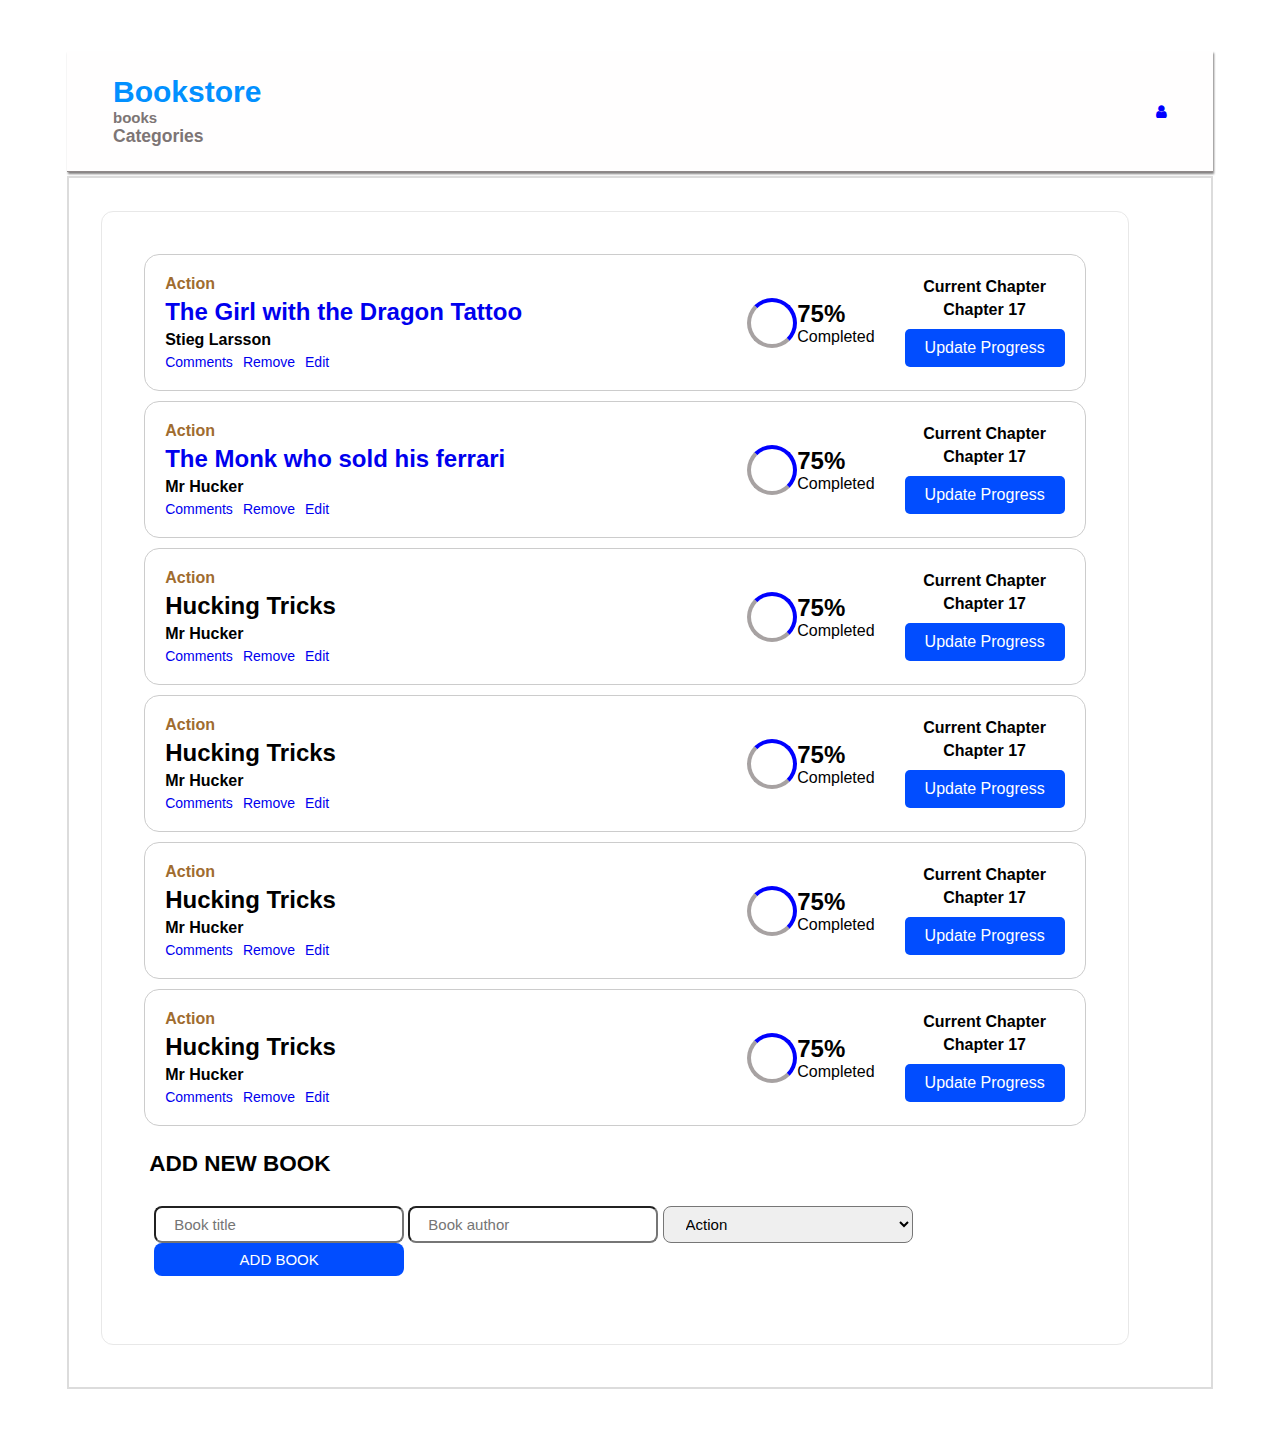
<file: index.html>
<!DOCTYPE html>
<html lang="en">
  <head>
    <meta charset="UTF-8" />
    <meta name="viewport" content="width=device-width, initial-scale=1.0" />
    <title>Bookstore</title>
    <link rel="stylesheet" href="style.css" />
    <link
      rel="stylesheet"
      href="https://cdnjs.cloudflare.com/ajax/libs/font-awesome/4.7.0/css/font-awesome.min.css"
    />
    <link rel="icon" href="logo192.png" type="image/icon type">
  </head>
  <body>
    <header class="nav-bar">
      <div class="part-one">
        
        <a href="#"><div class="logo"><h1>Bookstore</h1></div></a>
        <a href="#"><div class="categories"><h4>books</h4></div></a> 
       <a href="#"><div class="categories"><h3>Categories</h3></div></a> 
      </div>
      <div class="icon">
        <i class="fa fa-user"></i>
    </div> 
    </header>
    <div class="books-container">
      <div class="books">
        <div class="boo">
          <div class="book-info">
            <span>Action</span>
            <h6><a href="The Girl with the Dragon Tattoo ( PDFDrive ).pdf">The Girl with the Dragon Tattoo</a></h6>
            <p>Stieg Larsson
            </p>
            <ul>
              <li><a href="#">Comments</a></li>
              <li><a href="#">Remove</a></li>
              <li><a href="#">Edit</a></li>
            </ul>
          </div><div class="part-two">
          <div class="load">
            <div class="percent">
              <div class="blue"></div>
            </div>
            <div class="percentage">
              <span>75%</span>
              <h6>Completed</h6>
            </div>
          </div>
          <div class="chapter">
            <h6>Current Chapter</h6>
            <span>Chapter 17</span>
            <button type="button" class="update">Update Progress</button>
          </div></div>
        </div>
        <div class="boo">
          <div class="book-info">
            <span>Action</span>
            <a href="The Monk Who Sold His Ferrari ( PDFDrive ).pdf"><h6>The Monk who sold his ferrari</h6></a>
            <p>Mr Hucker</p>
            <ul >
              <li><a href="#">Comments</a></li>
              <li><a href="#">Remove</a></li>
              <li><a href="#">Edit</a></li>
            </ul>
          </div><div class="part-two">
          <div class="load">
            <div class="percent">
              <div class="blue"></div>
            </div>
            <div class="percentage">
              <span>75%</span>
              <h6>Completed</h6>
            </div>
          </div>
          <div class="chapter">
            <h6>Current Chapter</h6>
            <span>Chapter 17</span>
            <button type="button" class="update">Update Progress</button>
          </div></div>
        </div>
        <div class="boo">
          <div class="book-info">
            <span>Action</span>
            <h6>Hucking Tricks</h6>
            <p>Mr Hucker</p>
            <ul>
              <li><a href="#">Comments</a></li>
              <li><a href="#">Remove</a></li>
              <li><a href="#">Edit</a></li>
            </ul>
          </div><div class="part-two">
          <div class="load">
            <div class="percent">
              <div class="blue"></div>
            </div>
            <div class="percentage">
              <span>75%</span>
              <h6>Completed</h6>
            </div>
          </div>
          <div class="chapter">
            <h6>Current Chapter</h6>
            <span>Chapter 17</span>
            <button type="button" class="update">Update Progress</button>
          </div></div>
        </div>
        <div class="boo">
          <div class="book-info">
            <span>Action</span>
            <h6>Hucking Tricks</h6>
            <p>Mr Hucker</p>
            <ul>
              <li><a href="#">Comments</a></li>
              <li><a href="#">Remove</a></li>
              <li><a href="#">Edit</a></li>
            </ul>
          </div><div class="part-two">
          <div class="load">
            <div class="percent">
              <div class="blue"></div>
            </div>
            <div class="percentage">
              <span>75%</span>
              <h6>Completed</h6>
            </div>
          </div>
          <div class="chapter">
            <h6>Current Chapter</h6>
            <span>Chapter 17</span>
            <button type="button" class="update">Update Progress</button>
          </div></div>
        </div>
        <div class="boo">
          <div class="book-info">
            <span>Action</span>
            <h6>Hucking Tricks</h6>
            <p>Mr Hucker</p>
            <ul>
              <li><a href="#">Comments</a></li>
              <li><a href="#">Remove</a></li>
              <li><a href="#">Edit</a></li>
            </ul>
          </div><div class="part-two">
          <div class="load">
            <div class="percent">
              <div class="blue"></div>
            </div>
            <div class="percentage">
              <span>75%</span>
              <h6>Completed</h6>
            </div>
          </div>
          <div class="chapter">
            <h6>Current Chapter</h6>
            <span>Chapter 17</span>
            <button type="button" class="update">Update Progress</button>
          </div></div>
        </div>
        <div class="boo">
          <div class="book-info">
            <span>Action</span>
            <h6>Hucking Tricks</h6>
            <p>Mr Hucker</p>
            <ul>
              <li><a href="#">Comments</a></li>
              <li><a href="#">Remove</a></li>
              <li><a href="#">Edit</a></li>
            </ul>
          </div><div class="part-two">
          <div class="load">
            <div class="percent">
              <div class="blue"></div>
            </div>
            <div class="percentage">
              <span>75%</span>
              <h6>Completed</h6>
            </div>
          </div>
          <div class="chapter">
            <h6>Current Chapter</h6>
            <span>Chapter 17</span>
            <button type="button" class="update">Update Progress</button>
          </div></div>
        </div>


        









          
      
      <div class="bottom">
        <div>
          <h2>ADD NEW BOOK</h2>
          <form class="form">
            <div>
                         <input type="text" placeholder="Book title" class="input">
                         <input type="text" placeholder="Book author"  class="input">
                         <select name="type"  class="input">
                          <option value="Action">Action</option>
                          <option value="science fiction">science fiction</option>
                          <option value="Economy">Economy</option>
                       
                         </select>

                         <button type="button" class="update">ADD BOOK
                       
                         
                        </button>
                        
       </form>
                      
        </div>
       </div>
    </div>
  </body>
</html>
</file>
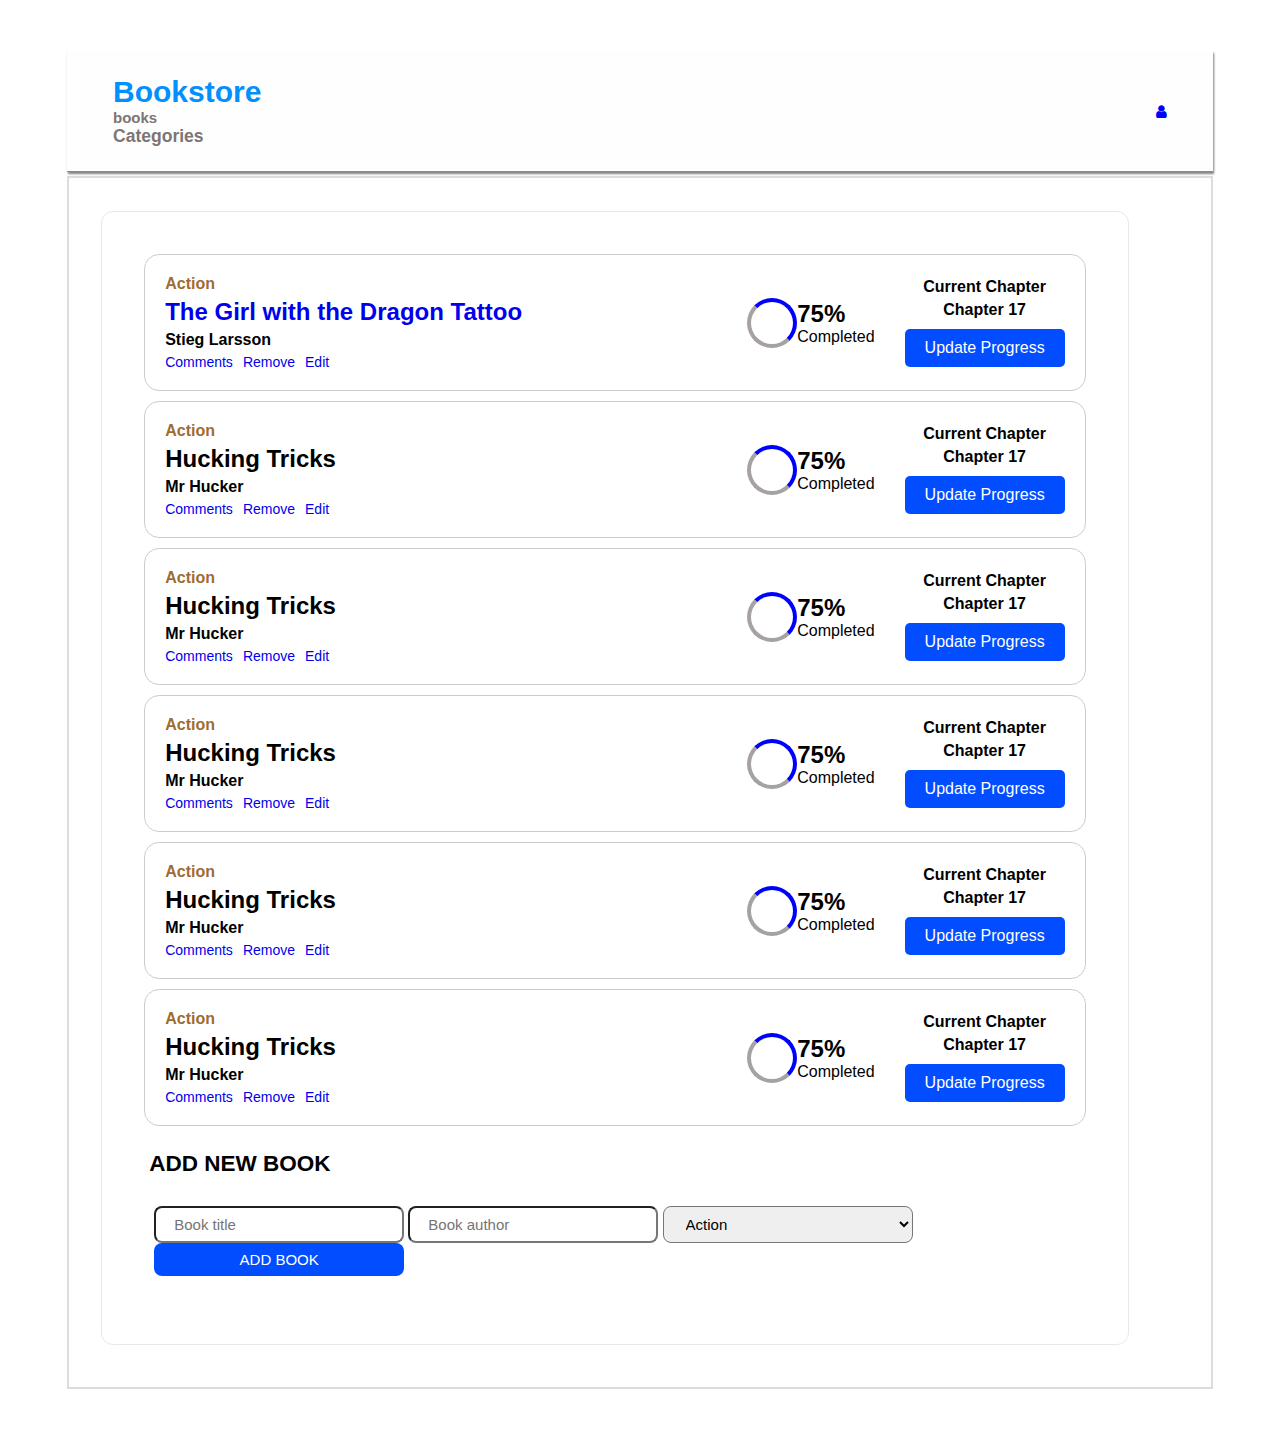
<file: Store.html>
<!DOCTYPE html>
<html lang="en">
  <head>
    <meta charset="UTF-8" />
    <meta name="viewport" content="width=device-width, initial-scale=1.0" />
    <title>Bookstore</title>
    <link rel="stylesheet" href="style.css" />
    <link
      rel="stylesheet"
      href="https://cdnjs.cloudflare.com/ajax/libs/font-awesome/4.7.0/css/font-awesome.min.css"
    />
    <link rel="icon" href="logo192.png" type="image/icon type">
  </head>
  <body>
    <header class="nav-bar">
      <div class="part-one">
        
        <a href="#"><div class="logo"><h1>Bookstore</h1></div></a>
        <a href="#"><div class="categories"><h4>books</h4></div></a> 
       <a href="#"><div class="categories"><h3>Categories</h3></div></a> 
      </div>
      <div class="icon">
        <i class="fa fa-user"></i>
    </div> 
    </header>
    <div class="books-container">
      <div class="books">
        <div class="boo">
          <div class="book-info">
            <span>Action</span>
            <h6><a href="The Girl with the Dragon Tattoo ( PDFDrive ).pdf">The Girl with the Dragon Tattoo</a></h6>
            <p>Stieg Larsson
            </p>
            <ul>
              <li><a href="#">Comments</a></li>
              <li><a href="#">Remove</a></li>
              <li><a href="#">Edit</a></li>
            </ul>
          </div><div class="part-two">
          <div class="load">
            <div class="percent">
              <div class="blue"></div>
            </div>
            <div class="percentage">
              <span>75%</span>
              <h6>Completed</h6>
            </div>
          </div>
          <div class="chapter">
            <h6>Current Chapter</h6>
            <span>Chapter 17</span>
            <button type="button" class="update">Update Progress</button>
          </div></div>
        </div>
        <div class="boo">
          <div class="book-info">
            <span>Action</span>
            <h6>Hucking Tricks</h6>
            <p>Mr Hucker</p>
            <ul >
              <li><a href="#">Comments</a></li>
              <li><a href="#">Remove</a></li>
              <li><a href="#">Edit</a></li>
            </ul>
          </div><div class="part-two">
          <div class="load">
            <div class="percent">
              <div class="blue"></div>
            </div>
            <div class="percentage">
              <span>75%</span>
              <h6>Completed</h6>
            </div>
          </div>
          <div class="chapter">
            <h6>Current Chapter</h6>
            <span>Chapter 17</span>
            <button type="button" class="update">Update Progress</button>
          </div></div>
        </div>
        <div class="boo">
          <div class="book-info">
            <span>Action</span>
            <h6>Hucking Tricks</h6>
            <p>Mr Hucker</p>
            <ul>
              <li><a href="#">Comments</a></li>
              <li><a href="#">Remove</a></li>
              <li><a href="#">Edit</a></li>
            </ul>
          </div><div class="part-two">
          <div class="load">
            <div class="percent">
              <div class="blue"></div>
            </div>
            <div class="percentage">
              <span>75%</span>
              <h6>Completed</h6>
            </div>
          </div>
          <div class="chapter">
            <h6>Current Chapter</h6>
            <span>Chapter 17</span>
            <button type="button" class="update">Update Progress</button>
          </div></div>
        </div>
        <div class="boo">
          <div class="book-info">
            <span>Action</span>
            <h6>Hucking Tricks</h6>
            <p>Mr Hucker</p>
            <ul>
              <li><a href="#">Comments</a></li>
              <li><a href="#">Remove</a></li>
              <li><a href="#">Edit</a></li>
            </ul>
          </div><div class="part-two">
          <div class="load">
            <div class="percent">
              <div class="blue"></div>
            </div>
            <div class="percentage">
              <span>75%</span>
              <h6>Completed</h6>
            </div>
          </div>
          <div class="chapter">
            <h6>Current Chapter</h6>
            <span>Chapter 17</span>
            <button type="button" class="update">Update Progress</button>
          </div></div>
        </div>
        <div class="boo">
          <div class="book-info">
            <span>Action</span>
            <h6>Hucking Tricks</h6>
            <p>Mr Hucker</p>
            <ul>
              <li><a href="#">Comments</a></li>
              <li><a href="#">Remove</a></li>
              <li><a href="#">Edit</a></li>
            </ul>
          </div><div class="part-two">
          <div class="load">
            <div class="percent">
              <div class="blue"></div>
            </div>
            <div class="percentage">
              <span>75%</span>
              <h6>Completed</h6>
            </div>
          </div>
          <div class="chapter">
            <h6>Current Chapter</h6>
            <span>Chapter 17</span>
            <button type="button" class="update">Update Progress</button>
          </div></div>
        </div>
        <div class="boo">
          <div class="book-info">
            <span>Action</span>
            <h6>Hucking Tricks</h6>
            <p>Mr Hucker</p>
            <ul>
              <li><a href="#">Comments</a></li>
              <li><a href="#">Remove</a></li>
              <li><a href="#">Edit</a></li>
            </ul>
          </div><div class="part-two">
          <div class="load">
            <div class="percent">
              <div class="blue"></div>
            </div>
            <div class="percentage">
              <span>75%</span>
              <h6>Completed</h6>
            </div>
          </div>
          <div class="chapter">
            <h6>Current Chapter</h6>
            <span>Chapter 17</span>
            <button type="button" class="update">Update Progress</button>
          </div></div>
        </div>


        









          
      
      <div class="bottom">
        <div>
          <h2>ADD NEW BOOK</h2>
          <form class="form">
            <div>
                         <input type="text" placeholder="Book title" class="input">
                         <input type="text" placeholder="Book author"  class="input">
                         <select name="type"  class="input">
                          <option value="Action">Action</option>
                          <option value="science fiction">science fiction</option>
                          <option value="Economy">Economy</option>
                       
                         </select>

                         <button type="button" class="update">ADD BOOK
                       
                         
                        </button>
                        
       </form>
                      
        </div>
       </div>
    </div>
  </body>
</html>
</file>
<file: style.css>
* {
  padding: 0;
  margin: 0;
  box-sizing: border-box;
}

body {
  background-color: rgb(255, 255, 255);
  margin: 0 1rem;
  font-size: 15px;
  padding: 4%;
  font-family: sans-serif;
}
header {
  background-color: #fffefe;
  border-bottom: 1px solid #8f8989;
  box-shadow: 1px 2px 2px #828080;
  display: flex;
  justify-content: space-between;
  margin-bottom: 4px;
  padding: 24px 4%;
}

.logo {
  font-family: sans-serif;
  color: #0290ff;
}
.categories {
  color: rgb(125, 117, 117);
  font-size: 15px;
  display: flex;
  gap: 8px;
  align-items: center;
}
.part-one a {
  text-decoration: none;
}

.icon {
  color: blue;
  display: flex;
  align-items: center;
  justify-content: center;
}

.fa-user i {
  font-size: 1.5rem;
}

.books-container {
  background-color: #fff;
  border: 2px solid #dcdcdc;
  height: auto;
  padding-bottom: 2rem;
  padding-top: 2%;
}

.books {
  align-items: center;
  background-color: #ffffff;
  border: 1px solid #e8e8e8;
  border-radius: 12px;
  margin-top: 5px;
  padding: 2rem;
  width: 90%;
  margin: 10px 2rem;
}

.boo {
  border: 1px solid #ccc;
  padding: 20px;
  margin: 10px;
  border-radius: 15px;
  display: flex;
  justify-content: space-between;
  align-items: center;
}

.book-info {
  flex: 1;
}

.book-info span {
  font-size: 16px;
  font-weight: bold;
  color: rgb(159, 108, 47);
}

.book-info h6 {
  font-size: 24px;
  margin-top: 5px;
  margin-bottom: 5px;
}

.book-info p {
  font-size: 16px;
  font-weight: bold;
  margin-bottom: 5px;
}

.book-info ul {
  list-style-type: none;
  display: flex;
  gap: 10px;
  padding: 0;
  margin: 0;
}

.book-info ul li {
  font-size: 14px;
}

a {
  text-decoration: none;

  font-family: sans-serif;
}

a:hover{
  color: rgb(11, 11, 120);
}

.part-two {
  display: flex;
  align-items: center;
}

.load {
  display: flex;
  align-items: center;
}

.blue {
  width: 50px;
  height: 50px;

  border-radius: 50px;
  border: 4px solid #a7a2a2;
  border-top-color: blue;
  border-right-color: blue;
}



.load .percentage span {
  font-size: 24px;
  font-weight: bold;
}

.load .percentage h6 {
  font-size: 16px;
  font-weight: normal;
  margin: 0;
}

.chapter {
  display: flex;
  flex-direction: column;
  align-items: center;
  flex: 0 0 auto;
  margin-left: 30px;
}

.chapter h6 {
  margin-bottom: 5px;
  font-size: 16px;
}

.chapter span {
  font-size: 16px;
  font-weight: bold;
  margin-bottom: 10px;
}

.update {
  padding: 10px 20px;
  border: none;
  border-radius: 5px;
  background-color: #014dff;
  color: white;
  cursor: pointer;
  font-size: 16px;
}

.update:hover{
  background-color: #010d27;
}

@media only screen and (max-width: 600px) {
  .part-two {
    display: flex;
    align-items: center;
    justify-content: center;
    flex-direction: column;
    gap: 30px;
    font-family: sans-serif;
    font-size: 40px;
  }

  .chapter {
    padding-top: 20px;
    align-items: flex-start;
  }
}

@media only screen and (max-width: 434px) {
  .boo {
    display: flex;
    flex-direction: column;
    gap: 20px;
    font-size: 20px;
  }

  .book-info,
  .part-two {
    width: 100%;
  }

  .book-info {
    padding-bottom: 20px;
    border-bottom: 1px solid #ccc;
  }

  .load {
    padding: 20px 0;
    border-bottom: 1px dashed #ccc;
  }

  .chapter {
    padding-top: 20px;
    align-items: flex-start;
  }

  .part-two {
    display: flex;
    align-items: center;
    justify-content: center;
    flex-direction: column;
    gap: 30px;
    font-family: sans-serif;
  }

  .percentage span {
    font-size: 24px;
  }

  .update {
    width: 100%;
    padding: 20px;
    font-size: 20px;
  }
}

.bottom {
  align-items: center;
  display: flex;
  justify-content: center;
  padding: 10px;
  margin: auto;
}

.bottom div {
  display: block;
  align-items: center;
  justify-content: center;
  padding: 5px;
  gap: 2rem;
}

.bottom div h2 {
  font-size: 1.5em;
  font-weight: bold;
  margin: 0px 0px 8px;
}

.bottom div form {
  padding: 1rem 0;
  display: flex;
  justify-content: center;
  align-items: center;
  gap: 1rem;
}

.input {
  padding: 8px 18px;
  font-size: 15px;
  border-radius: 8px;
  width: 250px;
}

.bottom form button {
  padding: 8px 12px;
  font-size: 15px;
  border-radius: 8px;
  width: 250px;
}

.book-partwo {
  display: flex;
  gap: 100px;
}

@media only screen and (max-width: 858px) {
  .part-two {
    display: flex;
    align-items: center;
    justify-content: center;
    flex-direction: column;
    gap: 30px;
    font-family: sans-serif;
    font-size: 40px;
  }
  .books {
    border: #014dff00 solid;
    padding: 0px;
  }
  .chapter {
    padding-top: 20px;
    align-items: flex-start;
  }
}

@media only screen and (max-width: 670px) {
  .boo {
    display: flex;
    flex-direction: column;
    gap: 20px;
    font-size: 20px;
   margin-right: 40px;
  }

  .book-info,
  .part-two {
    width: 100%;
  }

  .book-info {
    padding-bottom: 20px;
    border-bottom: 1px solid #ccc;
  }

  .load {
    padding: 20px 0;
    border-bottom: 1px dashed #ccc;
  }

  .chapter {
    padding-top: 40px;
    align-items: flex-start;
  }

  .update{display: block;
    width: 100%;
    box-sizing: border-box;
    padding: 10px;
    
  
  }

  .part-two {
    display: flex;
    align-items: center;
    justify-content: center;
    flex-direction: column;
    gap: 30px;
    font-family: sans-serif;
  }

  .percentage span {
    font-size: 24px;
  }

  .update {
    width: 100%;
    padding: 20px;
    font-size: 20px;
  }
}
</file>
